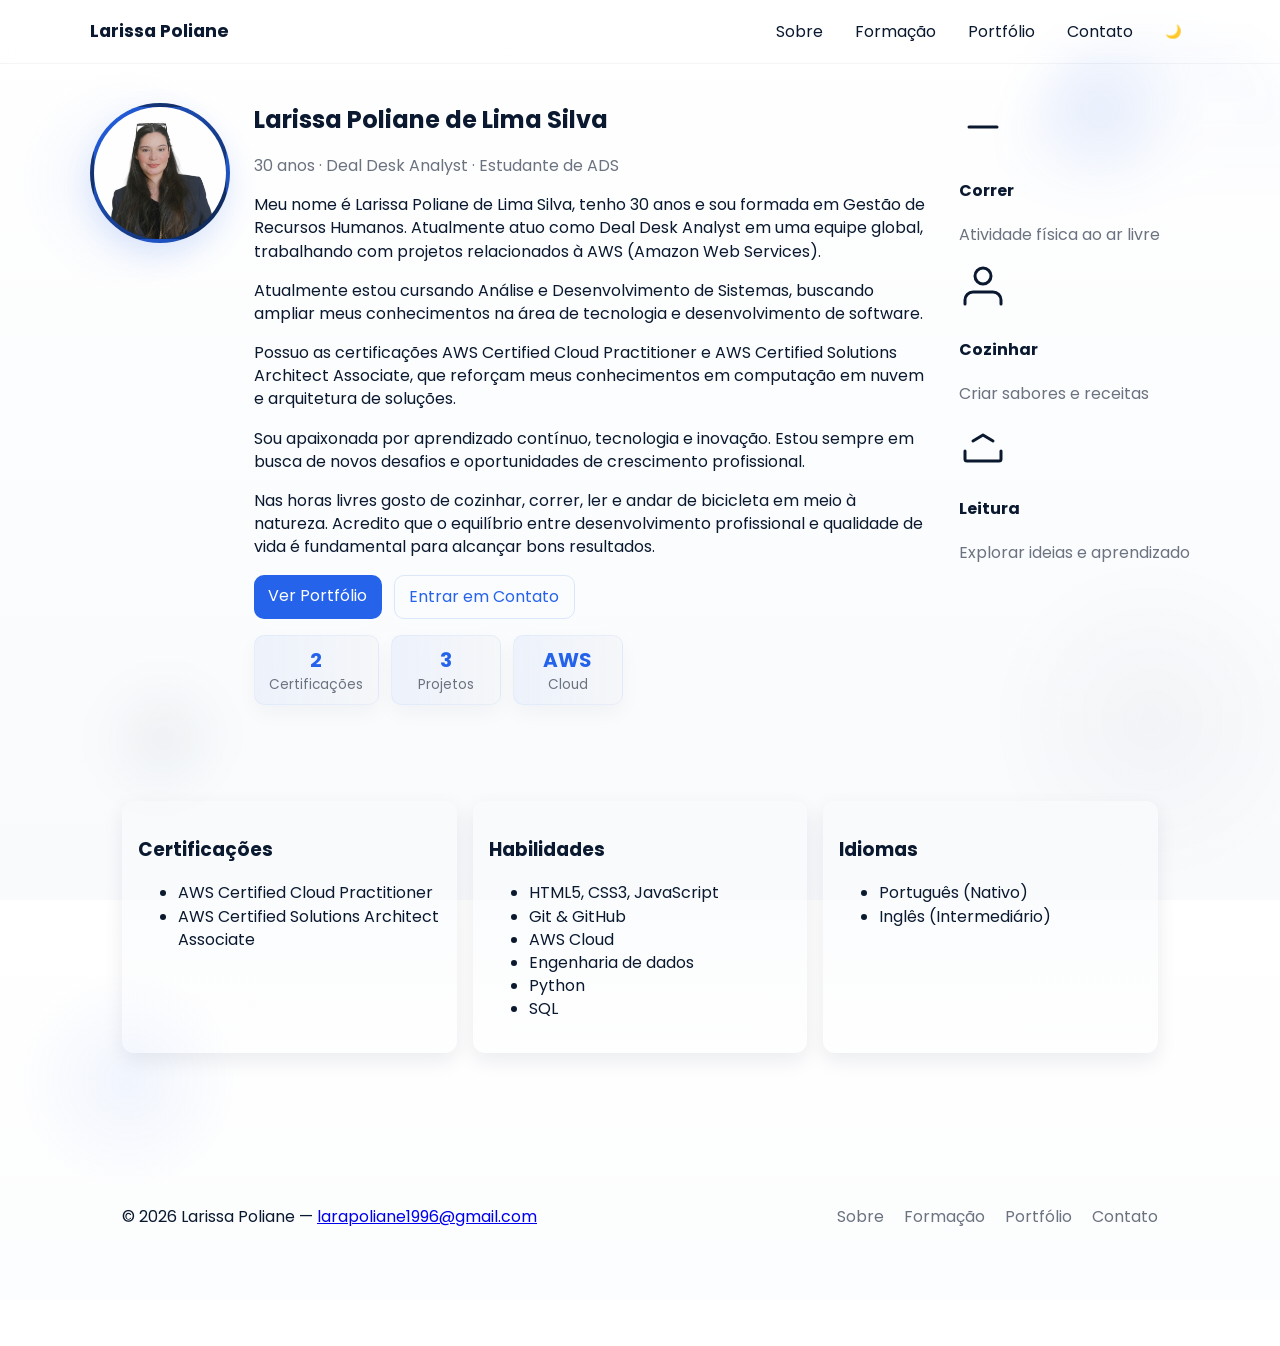
<file: index.html>
<!doctype html>
<html lang="pt-BR">
<head>
  <!-- Página de redirecionamento para sobre.html -->
  <meta charset="utf-8">
  <meta name="viewport" content="width=device-width,initial-scale=1">
  <title>Larissa Poliane - Portfólio</title>
  <!-- Redireciona automaticamente para a página sobre.html -->
  <meta http-equiv="refresh" content="0; url=sobre.html">
  <link href="https://fonts.googleapis.com/css2?family=Inter:wght@300;400;500;600;700&family=Poppins:wght@300;400;500;600;700&display=swap" rel="stylesheet">
  <link rel="canonical" href="sobre.html">
</head>
<body>
  <p>Redirecionando para <a href="sobre.html">Sobre</a>...</p>
</body>
</html>
</file>
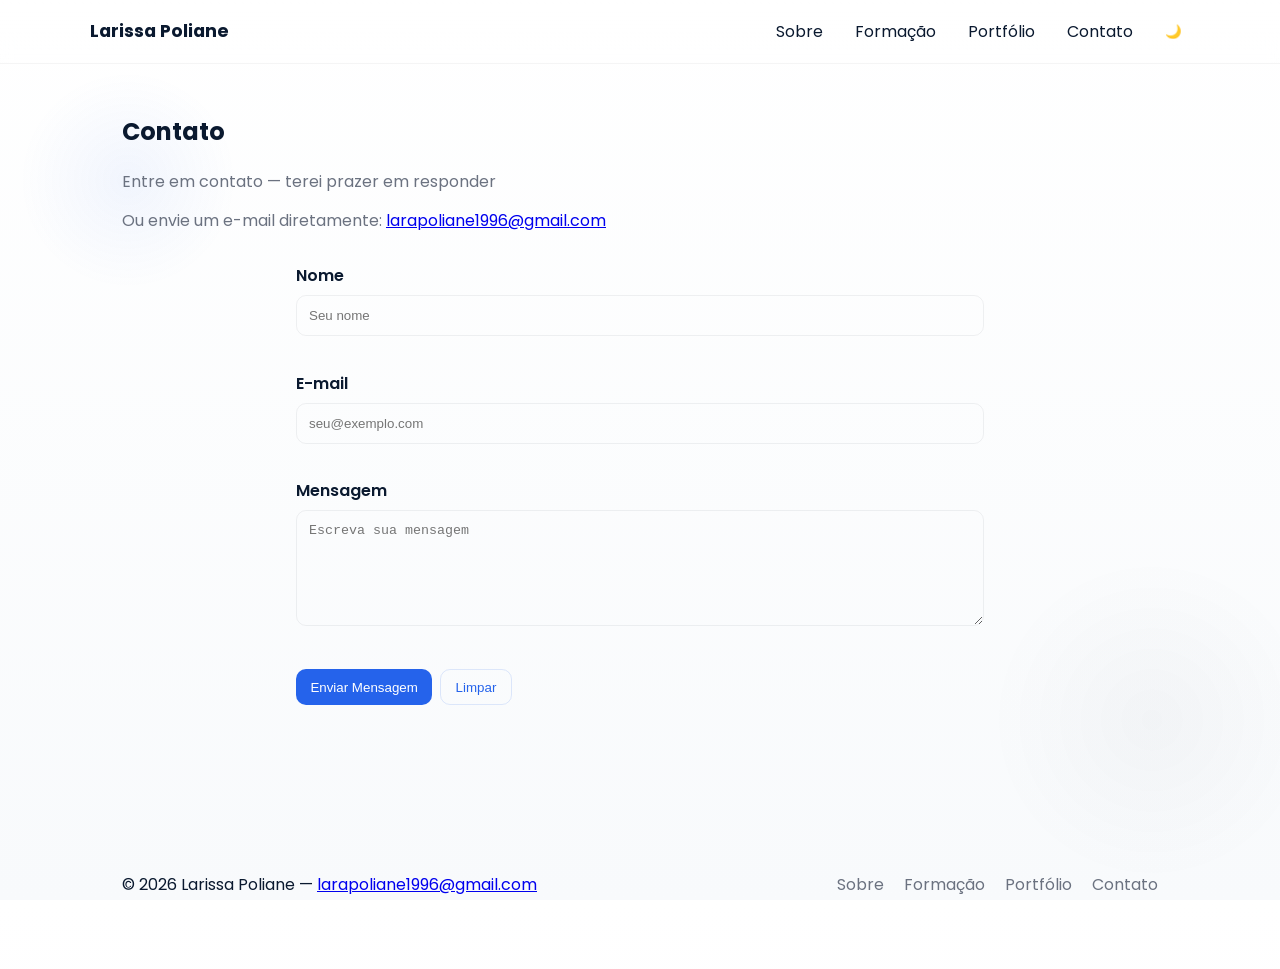
<file: contato.html>
<!doctype html>
<html lang="pt-BR">
<head>
  <!-- Página Contato - Contém formulário com validações em JavaScript -->
  <meta charset="utf-8">
  <meta name="viewport" content="width=device-width,initial-scale=1">
  <title>Contato | Larissa Poliane</title>
  <link href="https://fonts.googleapis.com/css2?family=Inter:wght@300;400;500;600;700&family=Poppins:wght@300;400;500;600;700&display=swap" rel="stylesheet">
  <link rel="stylesheet" href="css/style.css">
</head>
<body>
  <header class="site-header">
    <div class="container header-inner">
      <a class="brand" href="sobre.html">Larissa Poliane</a>
      <button id="nav-toggle-4" class="nav-toggle" aria-label="Abrir menu">
        <span class="hamburger"></span>
      </button>
      <nav id="main-nav-4" class="main-nav">
        <a href="sobre.html">Sobre</a>
        <a href="formacao.html">Formação</a>
        <a href="portfolio.html">Portfólio</a>
        <a href="contato.html">Contato</a>
        <button id="theme-toggle-4" class="theme-toggle" aria-label="Alternar tema">🌙</button>
      </nav>
    </div>
  </header>

  <main class="container">
    <section class="page-header">
      <h1>Contato</h1>
      <p class="muted">Entre em contato — terei prazer em responder</p>
    </section>

    <section class="contact-info">
      <p class="muted">Ou envie um e-mail diretamente: <a href="mailto:larapoliane1996@gmail.com">larapoliane1996@gmail.com</a></p>
    </section>

    <section class="contact-section">
      <form id="contact-form" class="contact-form" novalidate>
        <!-- Nome -->
        <label for="name">Nome</label>
        <input id="name" name="name" type="text" placeholder="Seu nome" required>
        <div class="field-error" id="error-name" aria-live="polite"></div>

        <!-- Email -->
        <label for="email">E-mail</label>
        <input id="email" name="email" type="email" placeholder="seu@exemplo.com" required>
        <div class="field-error" id="error-email" aria-live="polite"></div>

        <!-- Mensagem -->
        <label for="message">Mensagem</label>
        <textarea id="message" name="message" rows="6" placeholder="Escreva sua mensagem" required></textarea>
        <div class="field-error" id="error-message" aria-live="polite"></div>

        <div class="form-actions">
          <button type="submit" class="btn">Enviar Mensagem</button>
          <button type="reset" class="btn btn-outline">Limpar</button>
        </div>
      </form>
    </section>
  </main>

  <!-- Modal de sucesso (inicialmente oculto) -->
  <div id="modal" class="modal" aria-hidden="true">
    <div class="modal-content" role="dialog" aria-modal="true" aria-labelledby="modal-title">
      <h3 id="modal-title">Mensagem enviada com sucesso!</h3>
      <p>Obrigado pelo contato. Responderei o mais breve possível.</p>
      <button id="modal-close" class="btn">Fechar</button>
    </div>
  </div>

  <footer class="site-footer">
    <div class="container footer-inner">
      <p>© 2026 Larissa Poliane — <a href="mailto:larapoliane1996@gmail.com">larapoliane1996@gmail.com</a></p>
      <nav class="footer-nav">
        <a href="sobre.html">Sobre</a>
        <a href="formacao.html">Formação</a>
        <a href="portfolio.html">Portfólio</a>
        <a href="contato.html">Contato</a>
      </nav>
    </div>
  </footer>

  <script src="script.js"></script>
</body>
</html>
</file>
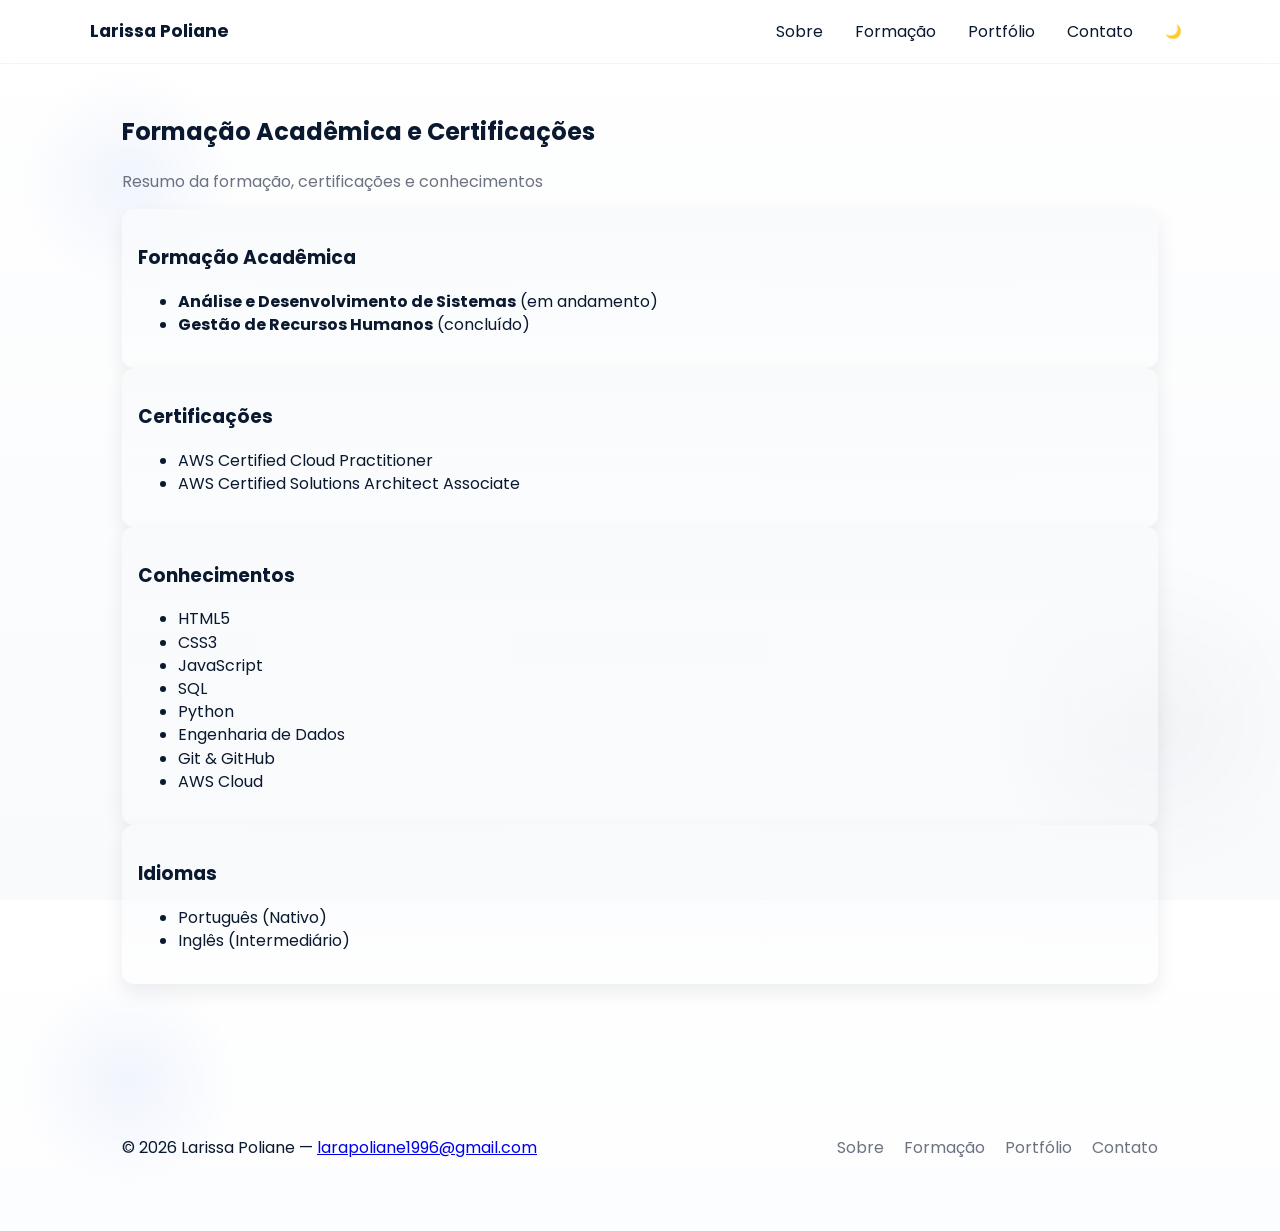
<file: formacao.html>
<!doctype html>
<html lang="pt-BR">
<head>
  <!-- Página Formação - Exibe educação, certificações e conhecimentos em cards -->
  <meta charset="utf-8">
  <meta name="viewport" content="width=device-width,initial-scale=1">
  <title>Formação | Larissa Poliane</title>
  <link href="https://fonts.googleapis.com/css2?family=Inter:wght@300;400;500;600;700&family=Poppins:wght@300;400;500;600;700&display=swap" rel="stylesheet">
  <link rel="stylesheet" href="css/style.css">
</head>
<body>
  <header class="site-header">
    <div class="container header-inner">
      <a class="brand" href="sobre.html">Larissa Poliane</a>
      <button id="nav-toggle-2" class="nav-toggle" aria-label="Abrir menu">
        <span class="hamburger"></span>
      </button>
      <nav id="main-nav-2" class="main-nav">
        <a href="sobre.html">Sobre</a>
        <a href="formacao.html">Formação</a>
        <a href="portfolio.html">Portfólio</a>
        <a href="contato.html">Contato</a>
        <button id="theme-toggle-2" class="theme-toggle" aria-label="Alternar tema">🌙</button>
      </nav>
    </div>
  </header>

  <main class="container">
    <section class="page-header">
      <h1>Formação Acadêmica e Certificações</h1>
      <p class="muted">Resumo da formação, certificações e conhecimentos</p>
    </section>

    <section class="cards-grid">
      <article class="card">
        <h3>Formação Acadêmica</h3>
        <ul>
          <li><strong>Análise e Desenvolvimento de Sistemas</strong> (em andamento)</li>
          <li><strong>Gestão de Recursos Humanos</strong> (concluído)</li>
        </ul>
      </article>

      <article class="card">
        <h3>Certificações</h3>
        <ul>
          <li>AWS Certified Cloud Practitioner</li>
          <li>AWS Certified Solutions Architect Associate</li>
        </ul>
      </article>

      <article class="card">
        <h3>Conhecimentos</h3>
        <ul>
          <li>HTML5</li>
          <li>CSS3</li>
          <li>JavaScript</li>
          <li>SQL</li>
          <li>Python</li>
          <li>Engenharia de Dados</li>
          <li>Git &amp; GitHub</li>
          <li>AWS Cloud</li>
        </ul>
      </article>

      <article class="card">
        <h3>Idiomas</h3>
        <ul>
          <li>Português (Nativo)</li>
          <li>Inglês (Intermediário)</li>
        </ul>
      </article>
    </section>
  </main>

  <footer class="site-footer">
    <div class="container footer-inner">
      <p>© 2026 Larissa Poliane — <a href="mailto:larapoliane1996@gmail.com">larapoliane1996@gmail.com</a></p>
      <nav class="footer-nav">
        <a href="sobre.html">Sobre</a>
        <a href="formacao.html">Formação</a>
        <a href="portfolio.html">Portfólio</a>
        <a href="contato.html">Contato</a>
      </nav>
    </div>
  </footer>

  <script src="script.js"></script>
</body>
</html>
</file>
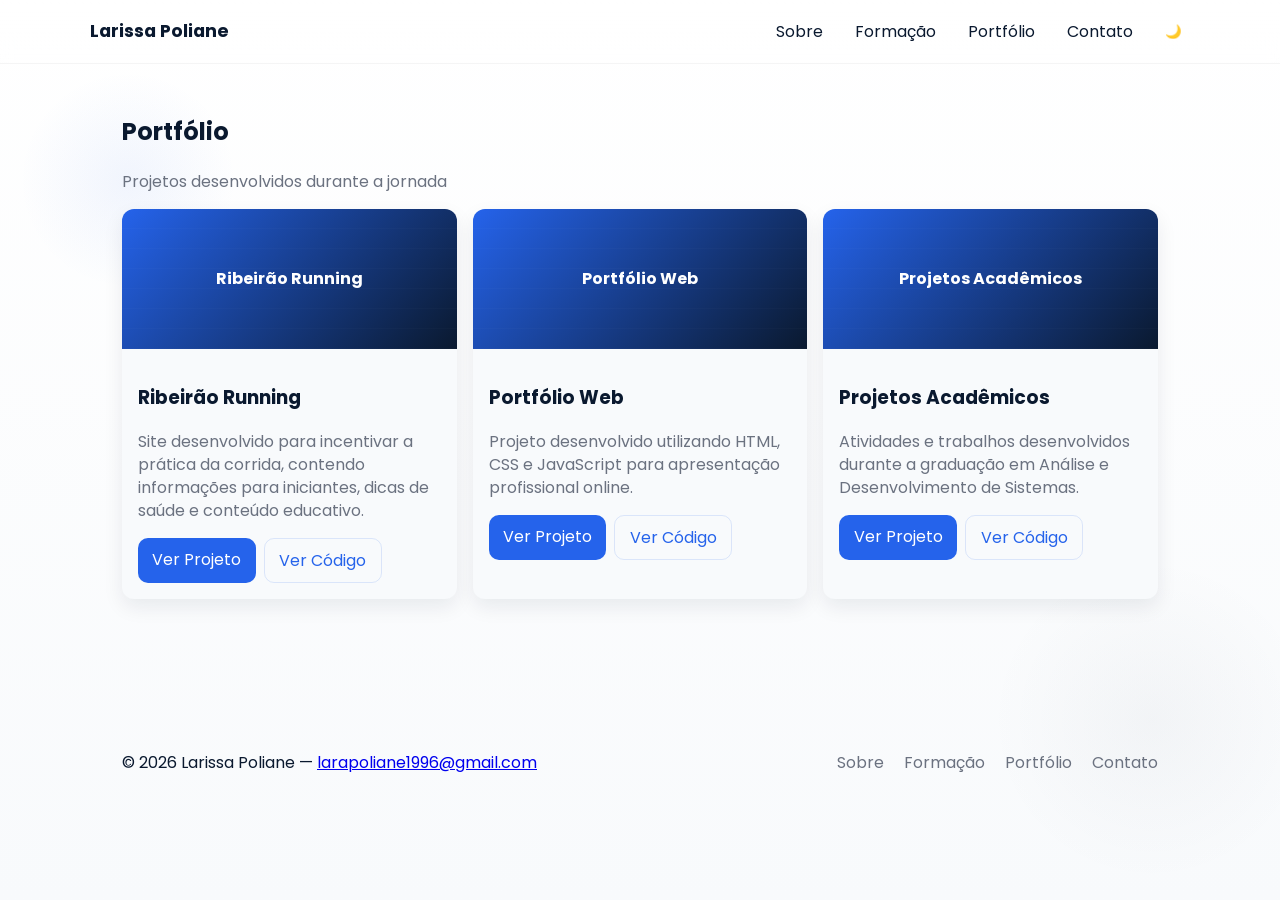
<file: portfolio.html>
<!doctype html>
<html lang="pt-BR">
<head>
  <!-- Página Portfólio - Lista de projetos em cards com botões -->
  <meta charset="utf-8">
  <meta name="viewport" content="width=device-width,initial-scale=1">
  <title>Portfólio | Larissa Poliane</title>
  <link href="https://fonts.googleapis.com/css2?family=Inter:wght@300;400;500;600;700&family=Poppins:wght@300;400;500;600;700&display=swap" rel="stylesheet">
  <link rel="stylesheet" href="css/style.css">
</head>
<body>
  <header class="site-header">
    <div class="container header-inner">
      <a class="brand" href="sobre.html">Larissa Poliane</a>
      <button id="nav-toggle-3" class="nav-toggle" aria-label="Abrir menu">
        <span class="hamburger"></span>
      </button>
      <nav id="main-nav-3" class="main-nav">
        <a href="sobre.html">Sobre</a>
        <a href="formacao.html">Formação</a>
        <a href="portfolio.html">Portfólio</a>
        <a href="contato.html">Contato</a>
        <button id="theme-toggle-3" class="theme-toggle" aria-label="Alternar tema">🌙</button>
      </nav>
    </div>
  </header>

  <main class="container">
    <section class="page-header">
      <h1>Portfólio</h1>
      <p class="muted">Projetos desenvolvidos durante a jornada</p>
    </section>

    <section class="projects-grid">
      <!-- Projeto 1 -->
      <article class="project-card">
        <div class="project-media" aria-hidden="true">
          <!-- imagem placeholder com gradiente -->
          <div class="project-placeholder">Ribeirão Running</div>
        </div>
        <div class="project-body">
          <h3>Ribeirão Running</h3>
          <p class="muted">Site desenvolvido para incentivar a prática da corrida, contendo informações para iniciantes, dicas de saúde e conteúdo educativo.</p>
          <div class="project-actions">
            <a class="btn" href="#">Ver Projeto</a>
            <a class="btn btn-outline" href="#">Ver Código</a>
          </div>
        </div>
      </article>

      <!-- Projeto 2 -->
      <article class="project-card">
        <div class="project-media" aria-hidden="true">
          <div class="project-placeholder">Portfólio Web</div>
        </div>
        <div class="project-body">
          <h3>Portfólio Web</h3>
          <p class="muted">Projeto desenvolvido utilizando HTML, CSS e JavaScript para apresentação profissional online.</p>
          <div class="project-actions">
            <a class="btn" href="#">Ver Projeto</a>
            <a class="btn btn-outline" href="#">Ver Código</a>
          </div>
        </div>
      </article>

      <!-- Projeto 3 -->
      <article class="project-card">
        <div class="project-media" aria-hidden="true">
          <div class="project-placeholder">Projetos Acadêmicos</div>
        </div>
        <div class="project-body">
          <h3>Projetos Acadêmicos</h3>
          <p class="muted">Atividades e trabalhos desenvolvidos durante a graduação em Análise e Desenvolvimento de Sistemas.</p>
          <div class="project-actions">
            <a class="btn" href="#">Ver Projeto</a>
            <a class="btn btn-outline" href="#">Ver Código</a>
          </div>
        </div>
      </article>
    </section>
  </main>

  <footer class="site-footer">
    <div class="container footer-inner">
      <p>© 2026 Larissa Poliane — <a href="mailto:larapoliane1996@gmail.com">larapoliane1996@gmail.com</a></p>
      <nav class="footer-nav">
        <a href="sobre.html">Sobre</a>
        <a href="formacao.html">Formação</a>
        <a href="portfolio.html">Portfólio</a>
        <a href="contato.html">Contato</a>
      </nav>
    </div>
  </footer>

  <script src="script.js"></script>
</body>
</html>
</file>
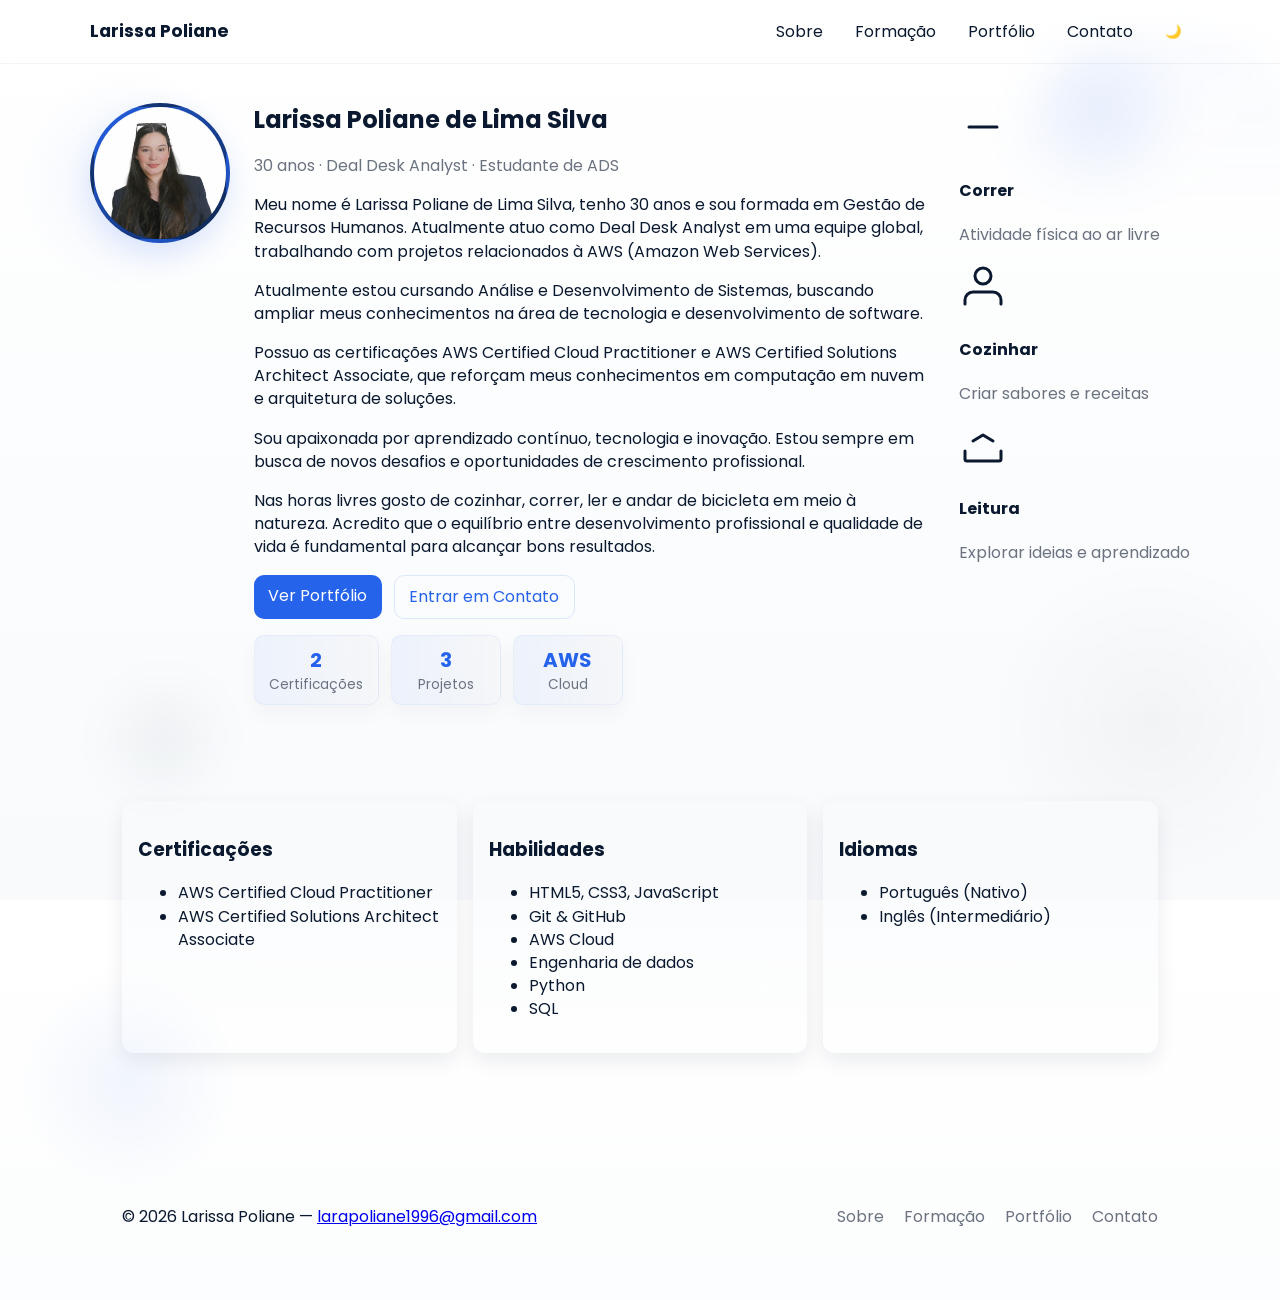
<file: sobre.html>
<!doctype html>
<html lang="pt-BR">
<head>
  <!-- Página Sobre - Contém informações pessoais e resumo profissional -->
  <meta charset="utf-8">
  <meta name="viewport" content="width=device-width,initial-scale=1">
  <title>Sobre | Larissa Poliane</title>
  <link href="https://fonts.googleapis.com/css2?family=Inter:wght@300;400;500;600;700&family=Poppins:wght@300;400;500;600;700&display=swap" rel="stylesheet">
  <link rel="stylesheet" href="css/style.css">
</head>
<body>
  <!-- Header com menu de navegação (igual em todas as páginas) -->
  <header class="site-header">
    <div class="container header-inner">
      <a class="brand" href="sobre.html">Larissa Poliane</a>

      <button id="nav-toggle" class="nav-toggle" aria-label="Abrir menu">
        <span class="hamburger"></span>
      </button>

      <nav id="main-nav" class="main-nav">
        <a href="sobre.html">Sobre</a>
        <a href="formacao.html">Formação</a>
        <a href="portfolio.html">Portfólio</a>
        <a href="contato.html">Contato</a>
        <button id="theme-toggle" class="theme-toggle" aria-label="Alternar tema">🌙</button>
      </nav>
    </div>
  </header>

  <!-- Hero section elegante com foto circular (SVG como placeholder) -->
  <main>
    <section class="hero container">
      <div class="hero-left">
        <!-- Foto de perfil circular usando SVG embutido como data URL -->
        <div class="profile-photo" aria-hidden="true">
          <img src="Imagens/larissa.png" alt="Foto de perfil - Larissa Poliane"/>
        </div>

        <div class="hero-info">
          <h1>Larissa Poliane de Lima Silva</h1>
          <p class="muted">30 anos &middot; Deal Desk Analyst &middot; Estudante de ADS</p>

          <p>
            Meu nome é Larissa Poliane de Lima Silva, tenho 30 anos e sou formada em Gestão de Recursos Humanos. Atualmente atuo como Deal Desk Analyst em uma equipe global, trabalhando com projetos relacionados à AWS (Amazon Web Services).
          </p>

          <p>
            Atualmente estou cursando Análise e Desenvolvimento de Sistemas, buscando ampliar meus conhecimentos na área de tecnologia e desenvolvimento de software.
          </p>

          <p>
            Possuo as certificações AWS Certified Cloud Practitioner e AWS Certified Solutions Architect Associate, que reforçam meus conhecimentos em computação em nuvem e arquitetura de soluções.
          </p>

          <p>
            Sou apaixonada por aprendizado contínuo, tecnologia e inovação. Estou sempre em busca de novos desafios e oportunidades de crescimento profissional.
          </p>

          <p>
            Nas horas livres gosto de cozinhar, correr, ler e andar de bicicleta em meio à natureza. Acredito que o equilíbrio entre desenvolvimento profissional e qualidade de vida é fundamental para alcançar bons resultados.
          </p>

          <div class="hero-buttons">
            <a class="btn" href="portfolio.html">Ver Portfólio</a>
            <a class="btn btn-outline" href="contato.html">Entrar em Contato</a>
          </div>

          <!-- Estatísticas rápidas com foco em dados e cloud -->
          <div class="hero-stats" aria-hidden="true">
            <div class="stat-card">
              <div class="stat-value" data-target="2">0</div>
              <div class="stat-label">Certificações</div>
            </div>

            <div class="stat-card">
              <div class="stat-value" data-target="3">0</div>
              <div class="stat-label">Projetos</div>
            </div>

            <div class="stat-card">
              <div class="stat-value">AWS</div>
              <div class="stat-label">Cloud</div>
            </div>
          </div>
        </div>
      </div>

      <div class="hero-right">
        <!-- Ícones de hobbies simples usando SVG inline para não depender de libs externas -->
        <div class="hobbies">
          <div class="hobby-card">
            <svg width="48" height="48" viewBox="0 0 24 24" fill="none" aria-hidden="true"><path d="M5 12h14" stroke="currentColor" stroke-width="1.5" stroke-linecap="round" stroke-linejoin="round"/></svg>
            <h4>Correr</h4>
            <p class="muted">Atividade física ao ar livre</p>
          </div>

          <div class="hobby-card">
            <svg width="48" height="48" viewBox="0 0 24 24" fill="none" aria-hidden="true"><path d="M3 21v-2a4 4 0 014-4h10a4 4 0 014 4v2" stroke="currentColor" stroke-width="1.5" stroke-linecap="round" stroke-linejoin="round"/><path d="M12 11a4 4 0 100-8 4 4 0 000 8z" stroke="currentColor" stroke-width="1.5" stroke-linecap="round" stroke-linejoin="round"/></svg>
            <h4>Cozinhar</h4>
            <p class="muted">Criar sabores e receitas</p>
          </div>

          <div class="hobby-card">
            <svg width="48" height="48" viewBox="0 0 24 24" fill="none" aria-hidden="true"><path d="M21 15v4a1 1 0 01-1 1H4a1 1 0 01-1-1v-4" stroke="currentColor" stroke-width="1.5" stroke-linecap="round" stroke-linejoin="round"/><path d="M7 10l5-3 5 3" stroke="currentColor" stroke-width="1.5" stroke-linecap="round" stroke-linejoin="round"/></svg>
            <h4>Leitura</h4>
            <p class="muted">Explorar ideias e aprendizado</p>
          </div>
        </div>
      </div>
    </section>

    <!-- Seção adicional com resumo breve em cards -->
    <section class="container cards-section">
      <div class="card">
        <h3>Certificações</h3>
        <ul>
          <li>AWS Certified Cloud Practitioner</li>
          <li>AWS Certified Solutions Architect Associate</li>
        </ul>
      </div>

      <div class="card">
        <h3>Habilidades</h3>
        <ul>
          <li>HTML5, CSS3, JavaScript</li>
          <li>Git &amp; GitHub</li>
          <li>AWS Cloud</li>
          <li>Engenharia de dados</li>
          <li>Python</li>
          <li>SQL</li>
        </ul>
      </div>

      <div class="card">
        <h3>Idiomas</h3>
        <ul>
          <li>Português (Nativo)</li>
          <li>Inglês (Intermediário)</li>
        </ul>
      </div>
    </section>
  </main>

  <!-- Footer profissional -->
  <footer class="site-footer">
    <div class="container footer-inner">
      <p>© 2026 Larissa Poliane — <a href="mailto:larapoliane1996@gmail.com">larapoliane1996@gmail.com</a></p>
      <nav class="footer-nav">
        <a href="sobre.html">Sobre</a>
        <a href="formacao.html">Formação</a>
        <a href="portfolio.html">Portfólio</a>
        <a href="contato.html">Contato</a>
      </nav>
    </div>
  </footer>

  <script src="script.js"></script>
</body>
</html>
</file>
<file: css/style.css>
/*
  style.css (moved to css/ folder to match project structure requested)
  Estilos principais do portfólio - contém comentários explicativos
  Cores base fornecidas:
    - Azul escuro (#0A192F)
    - Azul destaque (#2563EB)
    - Branco (#FFFFFF)
    - Cinza claro (#F8FAFC)
*/
:root{
  --bg: #FFFFFF;
  --panel: #F8FAFC;
  --text: #0A192F;
  --muted: #6B7280;
  --accent: #2563EB;
  --card-radius: 12px;
  --shadow: 0 8px 20px rgba(10,25,47,0.08);
  --glass: rgba(255,255,255,0.6);
}

/* Tema escuro (adiciona a classe .dark no body) */
body.dark{
  --bg: #0A192F;
  --panel: #071426;
  --text: #E6EEF8;
  --muted: #A3B3C8;
  --accent: #2563EB;
  --glass: rgba(10,25,47,0.6);
}

/* Reset simples e base */
*{box-sizing:border-box}
html,body{height:100%}
html{scroll-behavior:smooth}
body{
  margin:0;
  font-family: 'Poppins', 'Inter', ui-sans-serif, system-ui, -apple-system, 'Segoe UI', Roboto, 'Helvetica Neue', Arial;
  background: radial-gradient(circle at 10% 20%, rgba(37,99,235,0.06), transparent 8%), radial-gradient(circle at 90% 80%, rgba(10,25,47,0.03), transparent 12%), linear-gradient(180deg,var(--bg), var(--panel));
  color:var(--text);
  -webkit-font-smoothing:antialiased;
  -moz-osx-font-smoothing:grayscale;
  line-height:1.45;
}

/* Container padrão para centralizar conteúdo */
.container{max-width:1100px;margin:0 auto;padding:2rem}

/* Header e navegação */
.site-header{position:sticky;top:0;z-index:40;background:linear-gradient(180deg,rgba(255,255,255,0.8),transparent);backdrop-filter: blur(6px);box-shadow:0 1px 0 rgba(0,0,0,0.04)}
body.dark .site-header{background:linear-gradient(180deg,rgba(10,25,47,0.6),transparent)}
.header-inner{display:flex;align-items:center;justify-content:space-between;padding:0.75rem 0}
.brand{font-weight:700;color:var(--text);text-decoration:none;font-size:1.1rem}

/* Menu principal - desktop */
.main-nav{display:flex;gap:1rem;align-items:center}
.main-nav a{color:var(--text);text-decoration:none;padding:0.5rem;border-radius:8px;transition:all .18s}
.main-nav a:hover{background:var(--glass);transform:translateY(-2px)}

.theme-toggle{background:transparent;border:0;padding:0.5rem;border-radius:8px;cursor:pointer}

/* Mobile menu button */
.nav-toggle{display:none;background:transparent;border:0;padding:0.5rem;border-radius:8px}
.hamburger{display:block;width:22px;height:2px;background:var(--text);position:relative}
.hamburger::after,.hamburger::before{content:'';position:absolute;left:0;width:22px;height:2px;background:var(--text);transition:transform .2s}
.hamburger::before{top:-7px}
.hamburger::after{top:7px}

/* Hero */
.hero{display:flex;gap:2rem;align-items:flex-start;padding:2.5rem 0;position:relative}
.hero-left{flex:1;display:flex;gap:1.5rem;align-items:flex-start}
.profile-photo img{width:140px;height:140px;border-radius:50%;box-shadow:0 12px 30px rgba(37,99,235,0.14);border:4px solid rgba(37,99,235,0.12);background:linear-gradient(135deg,var(--accent),#0A192F);object-fit:cover}
.hero-info h1{margin:0;font-size:1.5rem}
.muted{color:var(--muted)}
.hero-buttons{margin-top:1rem;display:flex;gap:.75rem}

/* Hero: adicionar sutis elementos que remetam à nuvem e dados */
.hero::before{content:'';position:absolute;right:-120px;top:-40px;width:300px;height:300px;background:radial-gradient(circle at 30% 30%, rgba(37,99,235,0.10), transparent 30%), linear-gradient(180deg, rgba(37,99,235,0.03), transparent 60%);border-radius:50%;filter:blur(18px);pointer-events:none}
.hero::after{content:'';position:absolute;left:-80px;bottom:-60px;width:220px;height:220px;background:radial-gradient(circle at 70% 70%, rgba(10,25,47,0.06), transparent 30%);border-radius:50%;filter:blur(22px);pointer-events:none}

/* Estatísticas estilo 'data cards' */
.hero-stats{display:flex;gap:0.75rem;margin-top:1rem}
.stat-card{background:linear-gradient(90deg, rgba(37,99,235,0.06), rgba(10,25,47,0.02));padding:0.6rem 0.9rem;border-radius:10px;display:flex;flex-direction:column;align-items:center;min-width:110px;box-shadow:0 8px 20px rgba(10,25,47,0.04);border:1px solid rgba(37,99,235,0.06)}
.stat-value{font-weight:700;font-size:1.25rem;color:var(--accent)}
.stat-label{font-size:.85rem;color:var(--muted)}

/* Ajustes responsivos para as estatísticas */
@media (max-width:900px){
  .hero-stats{flex-wrap:wrap}
  .stat-card{min-width:140px}
}

/* Cards e seções */
.cards-section{display:grid;grid-template-columns:repeat(auto-fit,minmax(220px,1fr));gap:1rem;margin-top:1.5rem}
.card{background:linear-gradient(180deg,var(--panel),rgba(255,255,255,0.02));padding:1rem;border-radius:var(--card-radius);box-shadow:var(--shadow)}

/* Projects */
.projects-grid{display:grid;grid-template-columns:repeat(auto-fit,minmax(260px,1fr));gap:1rem}
.project-card{background:var(--panel);border-radius:12px;overflow:hidden;box-shadow:var(--shadow);transition:transform .18s}
.project-card:hover{transform:translateY(-6px)}
.project-placeholder{height:140px;display:flex;align-items:center;justify-content:center;background-image: linear-gradient(135deg,var(--accent),#0A192F), repeating-linear-gradient(transparent, transparent 19px, rgba(255,255,255,0.03) 20px);background-blend-mode:overlay;color:#fff;font-weight:700;position:relative;overflow:hidden}
.project-body{padding:1rem}
.project-actions{display:flex;gap:.5rem;margin-top:.75rem}

/* Forms */
.contact-section{max-width:720px;margin:0 auto;padding:1rem}
.contact-form{display:flex;flex-direction:column;gap:.5rem}
.contact-form input, .contact-form textarea{padding:.75rem;border-radius:10px;border:1px solid rgba(10,25,47,0.06);background:transparent;color:var(--text)}
.contact-form label{font-weight:600}
.field-error{color:#ff6b6b;font-size:.9rem;min-height:1.2rem}
.form-actions{display:flex;gap:.5rem;margin-top:.5rem}

/* Buttons */
.btn{background:var(--accent);color:#fff;padding:.6rem .9rem;border-radius:10px;text-decoration:none;border:0;display:inline-block;cursor:pointer;transition:transform .12s, box-shadow .12s}
.btn:hover{transform:translateY(-3px);box-shadow:0 8px 20px rgba(37,99,235,0.12)}
.btn-outline{background:transparent;border:1px solid rgba(37,99,235,0.14);color:var(--accent)}

/* Footer */
.site-footer{margin-top:3rem;padding:1.5rem 0;background:transparent}
.footer-inner{display:flex;align-items:center;justify-content:space-between;gap:1rem}
.footer-nav a{color:var(--muted);text-decoration:none;margin-left:1rem}

/* Modal (contato) */
.modal{position:fixed;inset:0;display:none;align-items:center;justify-content:center;background:rgba(0,0,0,0.35);z-index:60}
.modal[aria-hidden="false"]{display:flex}
.modal-content{background:var(--bg);padding:1.25rem;border-radius:12px;box-shadow:var(--shadow);max-width:420px;text-align:center}

/* Layout responsivo */
@media (max-width:900px){
  .hero{flex-direction:column}
  .hero-right{order:2}
}

@media (max-width:800px){
  .main-nav{position:fixed;right:16px;top:64px;flex-direction:column;background:var(--bg);padding:1rem;border-radius:12px;box-shadow:var(--shadow);display:none}
  .main-nav.open{display:flex}
  .nav-toggle{display:block}
}

@media (max-width:480px){
  .brand{font-size:1rem}
  .container{padding:1rem}
}

/* Pequenas animações */
.card, .project-card, .profile-photo img{transition:transform .25s, box-shadow .25s}

/* Accessibility helpers */
.sr-only{position:absolute;width:1px;height:1px;padding:0;margin:-1px;overflow:hidden;clip:rect(0,0,0,0);white-space:nowrap;border:0}
</file>
